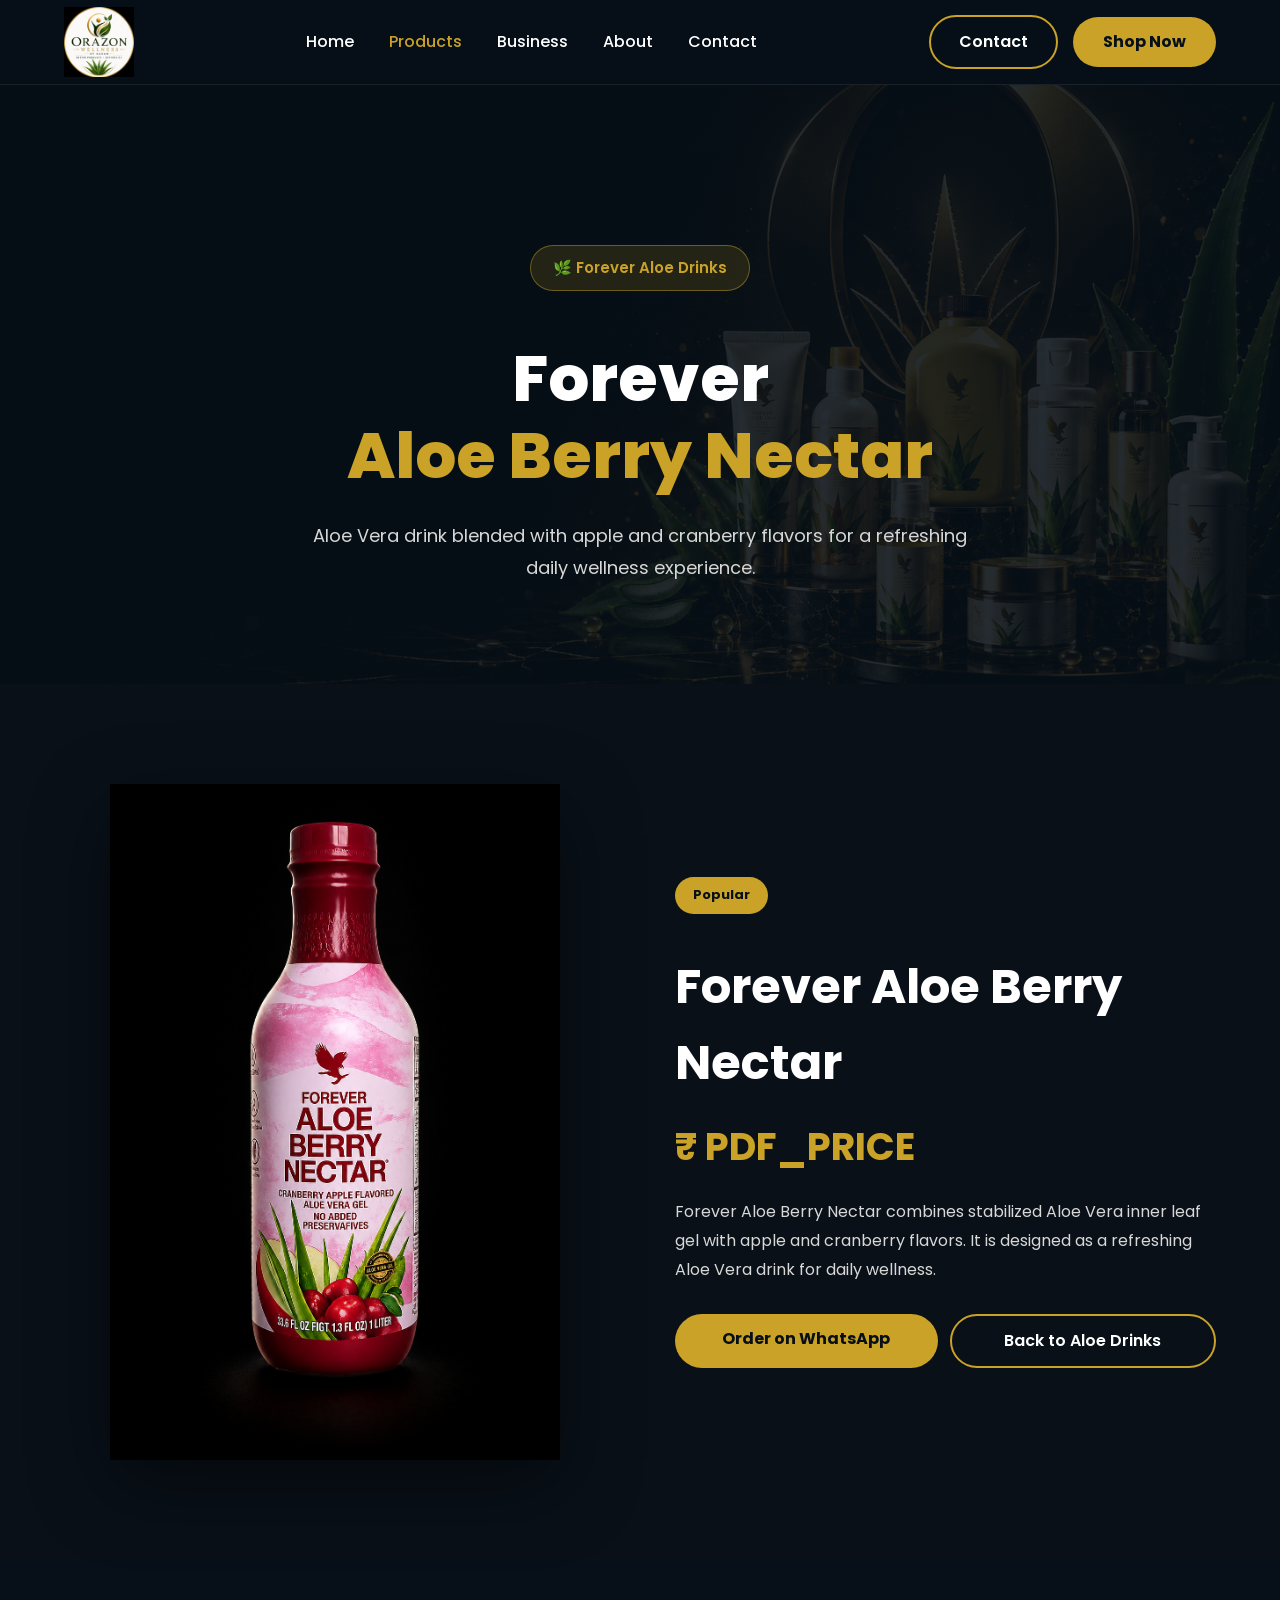
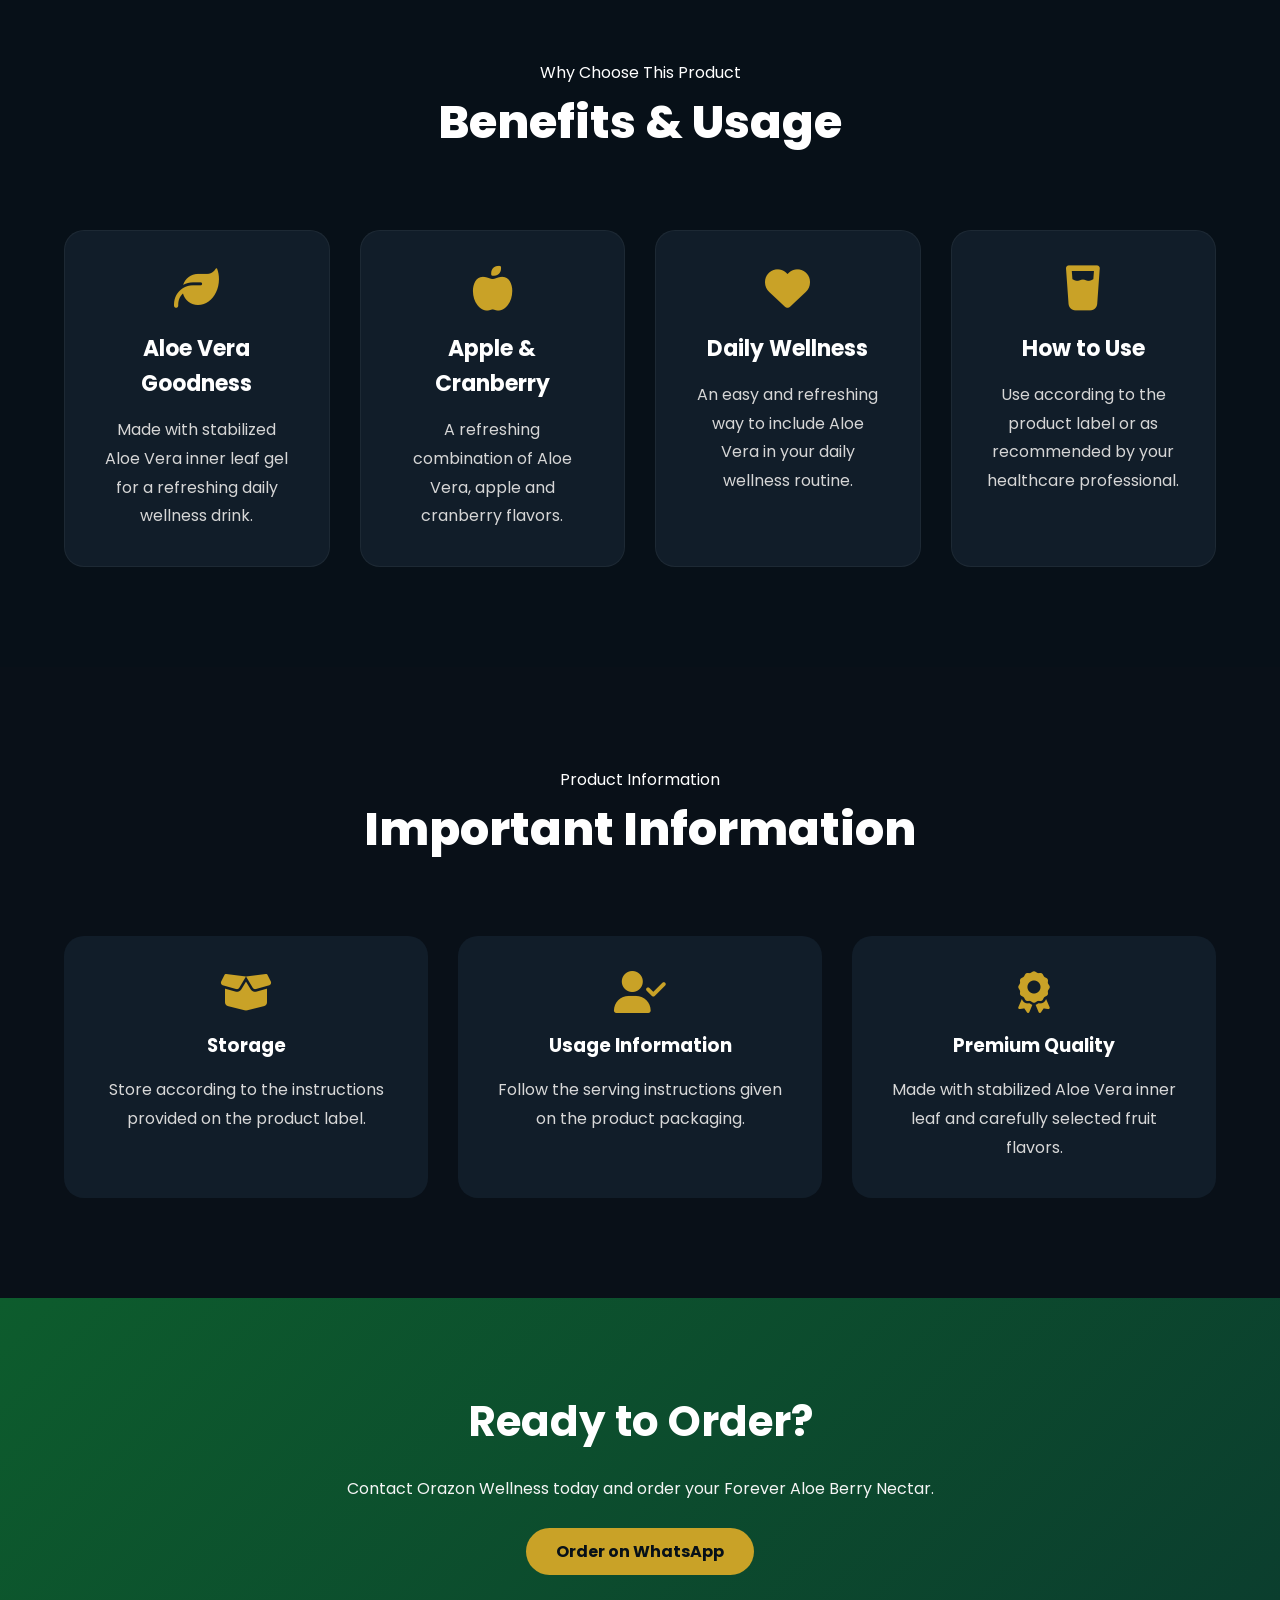
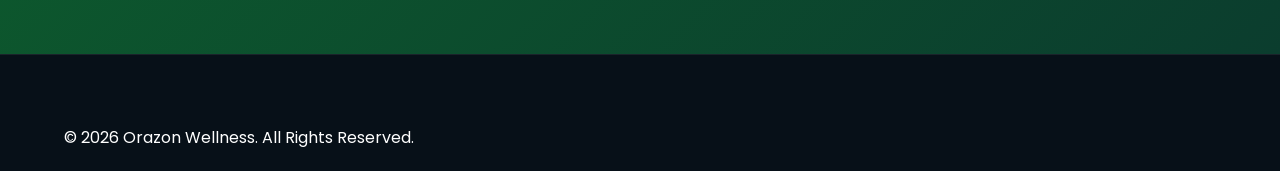
<file: aloe-berry-nectar.html>
<!DOCTYPE html>
<html lang="en">

<head>

<meta charset="UTF-8">
<meta http-equiv="X-UA-Compatible" content="IE=edge">
<meta name="viewport" content="width=device-width, initial-scale=1.0">

<title>Forever Aloe Berry Nectar | Orazon Wellness</title>

<meta name="description"
content="Forever Aloe Berry Nectar - Orazon Wellness">

<link rel="icon"
href="images/logo/favicon.png">

<link rel="stylesheet"
href="style.css">

<link rel="preconnect"
href="https://fonts.googleapis.com">

<link rel="preconnect"
href="https://fonts.gstatic.com"
crossorigin>

<link href="https://fonts.googleapis.com/css2?family=Poppins:wght@300;400;500;600;700;800&display=swap"
rel="stylesheet">

<link rel="stylesheet"
href="https://cdnjs.cloudflare.com/ajax/libs/font-awesome/6.7.2/css/all.min.css">

</head>

<body>


<!-- =========================
        HEADER
========================= -->

<header class="header">

<div class="container">

<a href="index.html" class="logo">

<img src="images/logo/logo.png"
alt="Orazon Wellness Logo">

</a>

<nav class="navbar">

<ul class="nav-links">

<li>
<a href="index.html">
Home
</a>
</li>

<li>
<a href="products.html" class="active">
Products
</a>
</li>

<li>
<a href="business.html">
Business
</a>
</li>

<li>
<a href="about.html">
About
</a>
</li>

<li>
<a href="contact.html">
Contact
</a>
</li>

</ul>

</nav>


<div class="header-buttons">

<a href="contact.html"
class="btn-outline">

Contact

</a>

<a href="products.html"
class="btn-primary">

Shop Now

</a>

</div>


<div class="menu-toggle"
id="menu-toggle">

<i class="fas fa-bars"></i>

</div>

</div>

</header>


<!-- =========================
        HERO
========================= -->

<section class="products-hero">

<div class="container">

<span class="hero-badge">

🌿 Forever Aloe Drinks

</span>

<h1>

Forever

<span>Aloe Berry Nectar</span>

</h1>

<p>

Aloe Vera drink blended with apple and cranberry flavors
for a refreshing daily wellness experience.

</p>

</div>

</section>


<!-- ======================================
        PRODUCT DETAILS
====================================== -->

<section class="product-details">

<div class="container product-details-container">


<!-- PRODUCT IMAGE -->

<div class="product-image">

<img src="images/products/aloe-drinks/aloe-berry-nectar.png"
alt="Forever Aloe Berry Nectar">

</div>


<!-- PRODUCT INFORMATION -->

<div class="product-info">

<span class="product-badge">

Popular

</span>

<h2>

Forever Aloe Berry Nectar

</h2>

<h3 class="product-price">

₹ PDF_PRICE

</h3>

<p class="product-short">

Forever Aloe Berry Nectar combines stabilized Aloe Vera
inner leaf gel with apple and cranberry flavors.
It is designed as a refreshing Aloe Vera drink for daily wellness.

</p>


<div class="product-buttons">

<a href="https://wa.me/918401758698?text=Hi%20I%20want%20to%20order%20Forever%20Aloe%20Berry%20Nectar"
target="_blank"
class="btn-primary">

Order on WhatsApp

</a>


<a href="aloe-drinks.html"
class="btn-outline">

Back to Aloe Drinks

</a>

</div>

</div>

</div>

</section>


<!-- ======================================
        BENEFITS & USAGE
====================================== -->

<section class="product-benefits">

<div class="container">

<div class="section-title">

<span>Why Choose This Product</span>

<h2>

Benefits & Usage

</h2>

</div>


<div class="benefits-grid">


<!-- BENEFIT 1 -->

<div class="benefit-card">

<i class="fas fa-leaf"></i>

<h3>

Aloe Vera Goodness

</h3>

<p>

Made with stabilized Aloe Vera inner leaf gel
for a refreshing daily wellness drink.

</p>

</div>


<!-- BENEFIT 2 -->

<div class="benefit-card">

<i class="fas fa-apple-whole"></i>

<h3>

Apple & Cranberry

</h3>

<p>

A refreshing combination of Aloe Vera,
apple and cranberry flavors.

</p>

</div>


<!-- BENEFIT 3 -->

<div class="benefit-card">

<i class="fas fa-heart"></i>

<h3>

Daily Wellness

</h3>

<p>

An easy and refreshing way to include
Aloe Vera in your daily wellness routine.

</p>

</div>


<!-- BENEFIT 4 -->

<div class="benefit-card">

<i class="fas fa-glass-water"></i>

<h3>

How to Use

</h3>

<p>

Use according to the product label
or as recommended by your healthcare professional.

</p>

</div>


</div>

</div>

</section>


<!-- ======================================
        PRODUCT INFORMATION
====================================== -->

<section class="product-info-section">

<div class="container">

<div class="section-title">

<span>Product Information</span>

<h2>

Important Information

</h2>

</div>


<div class="info-grid">


<!-- STORAGE -->

<div class="info-card">

<i class="fas fa-box-open"></i>

<h3>

Storage

</h3>

<p>

Store according to the instructions
provided on the product label.

</p>

</div>


<!-- SUITABLE FOR -->

<div class="info-card">

<i class="fas fa-user-check"></i>

<h3>

Usage Information

</h3>

<p>

Follow the serving instructions
given on the product packaging.

</p>

</div>


<!-- QUALITY -->

<div class="info-card">

<i class="fas fa-award"></i>

<h3>

Premium Quality

</h3>

<p>

Made with stabilized Aloe Vera inner leaf
and carefully selected fruit flavors.

</p>

</div>


</div>

</div>

</section>


<!-- ======================================
        CTA
====================================== -->

<section class="product-cta">

<div class="container">

<h2>

Ready to Order?

</h2>

<p>

Contact Orazon Wellness today and order
your Forever Aloe Berry Nectar.

</p>

<a href="https://wa.me/918401758698?text=Hi%20I%20want%20to%20order%20Forever%20Aloe%20Berry%20Nectar"
target="_blank"
class="btn-primary">

Order on WhatsApp

</a>

</div>

</section>


<!-- ======================================
        FOOTER
====================================== -->

<footer class="footer">

<div class="container">

<p>

© 2026 Orazon Wellness. All Rights Reserved.

</p>

</div>

</footer>


<script src="script.js"></script>

</body>

</html>
</file>
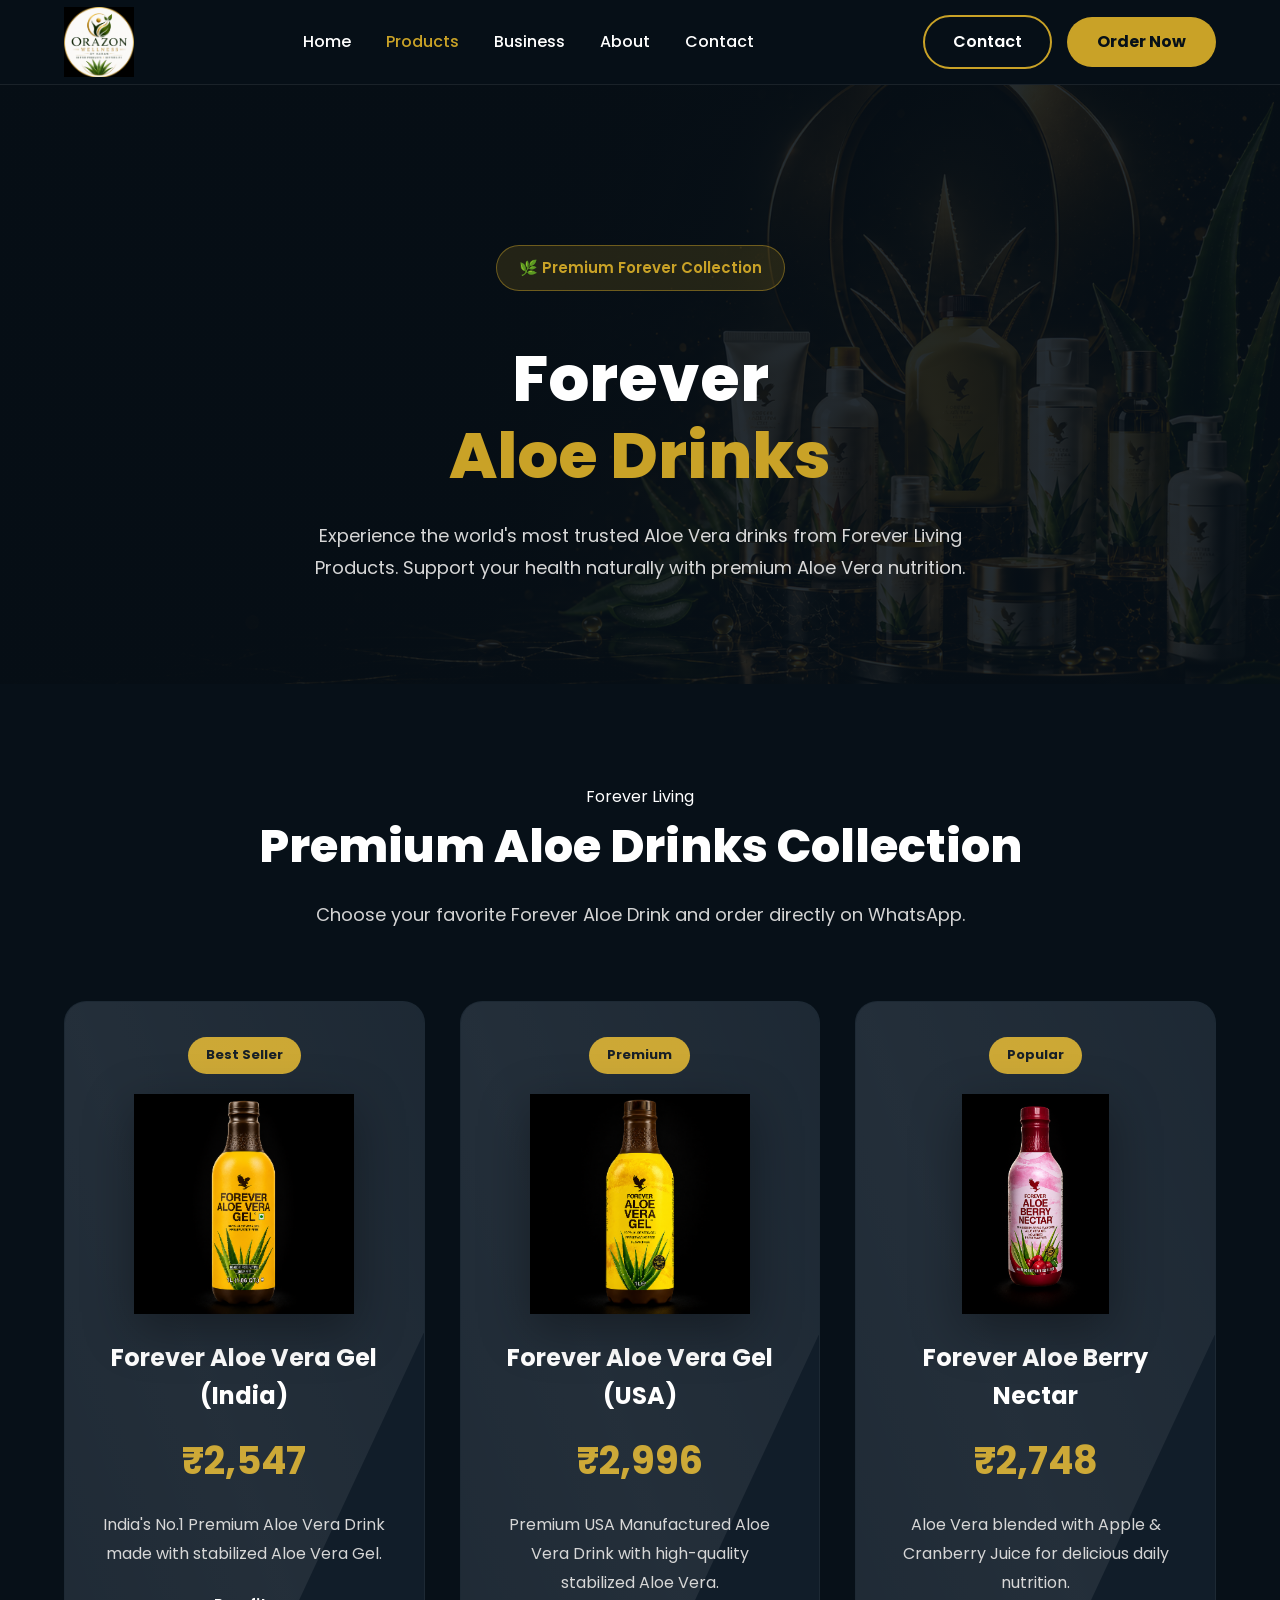
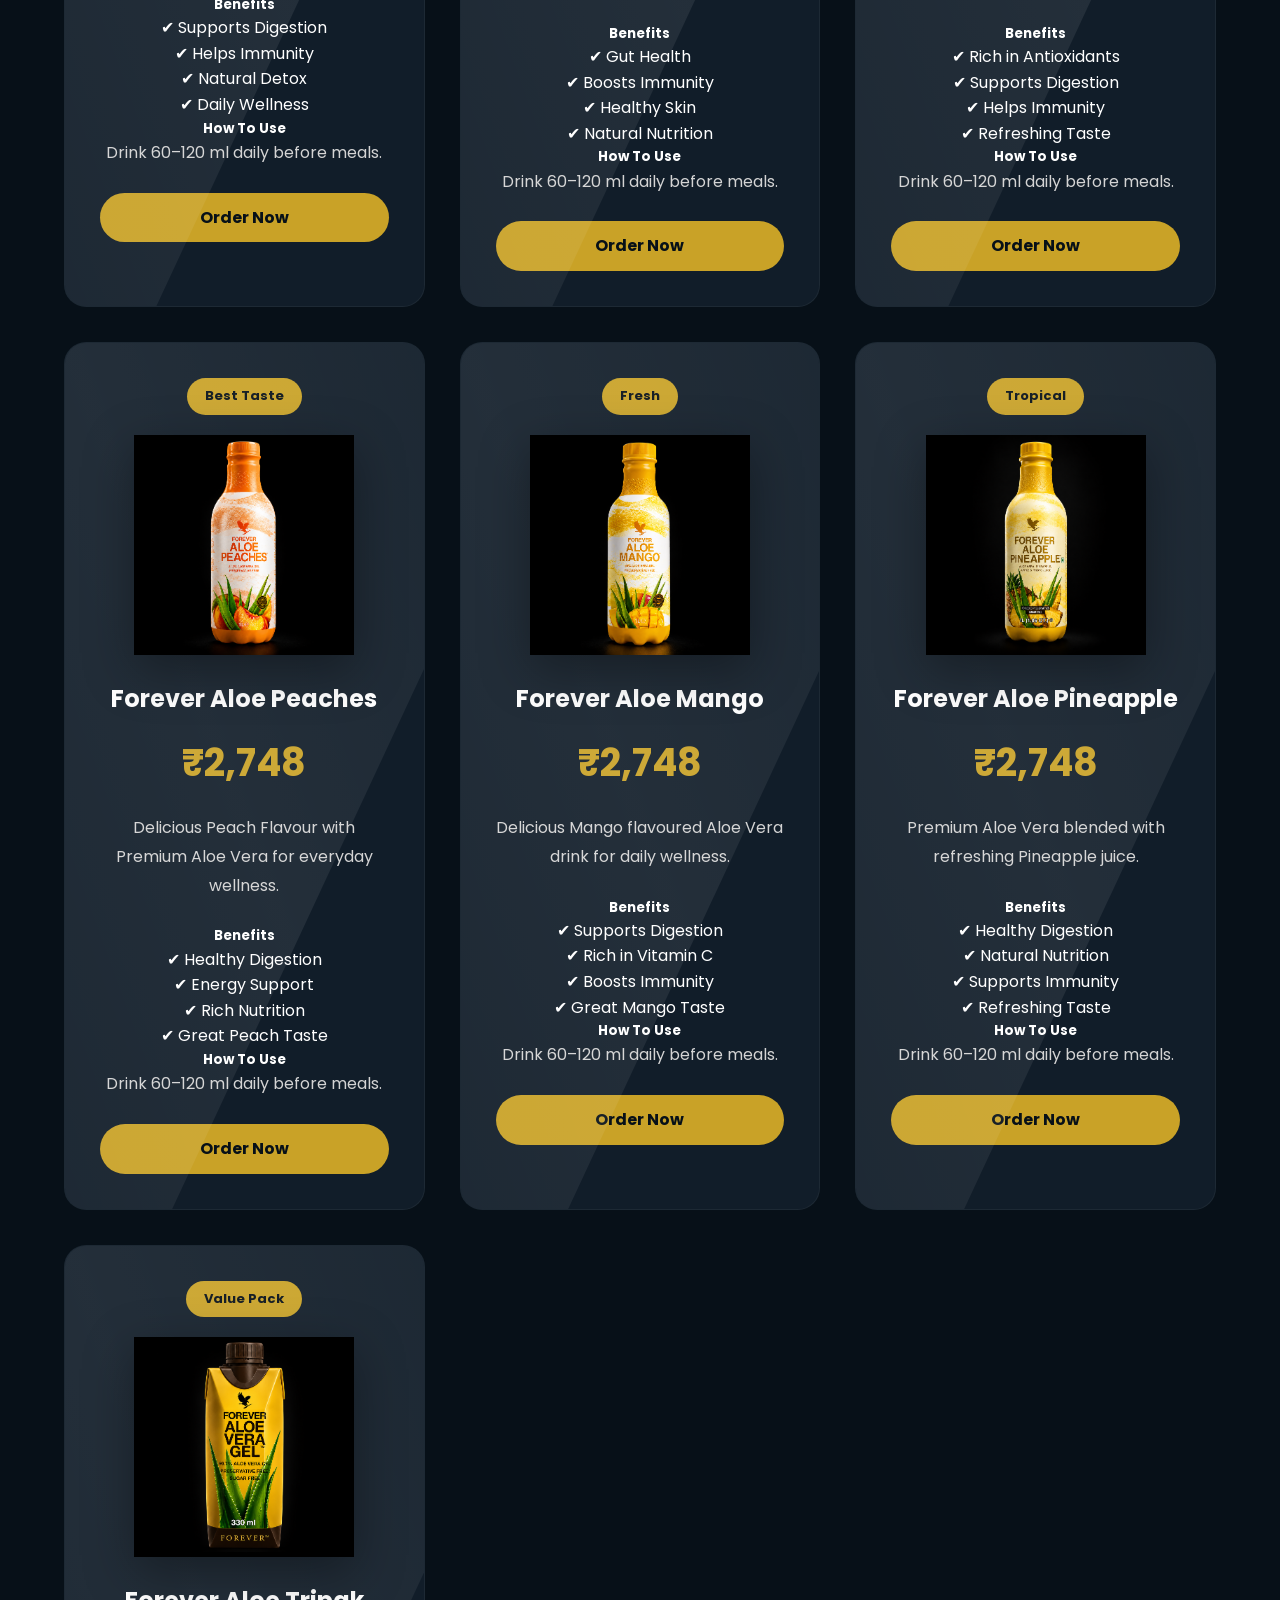
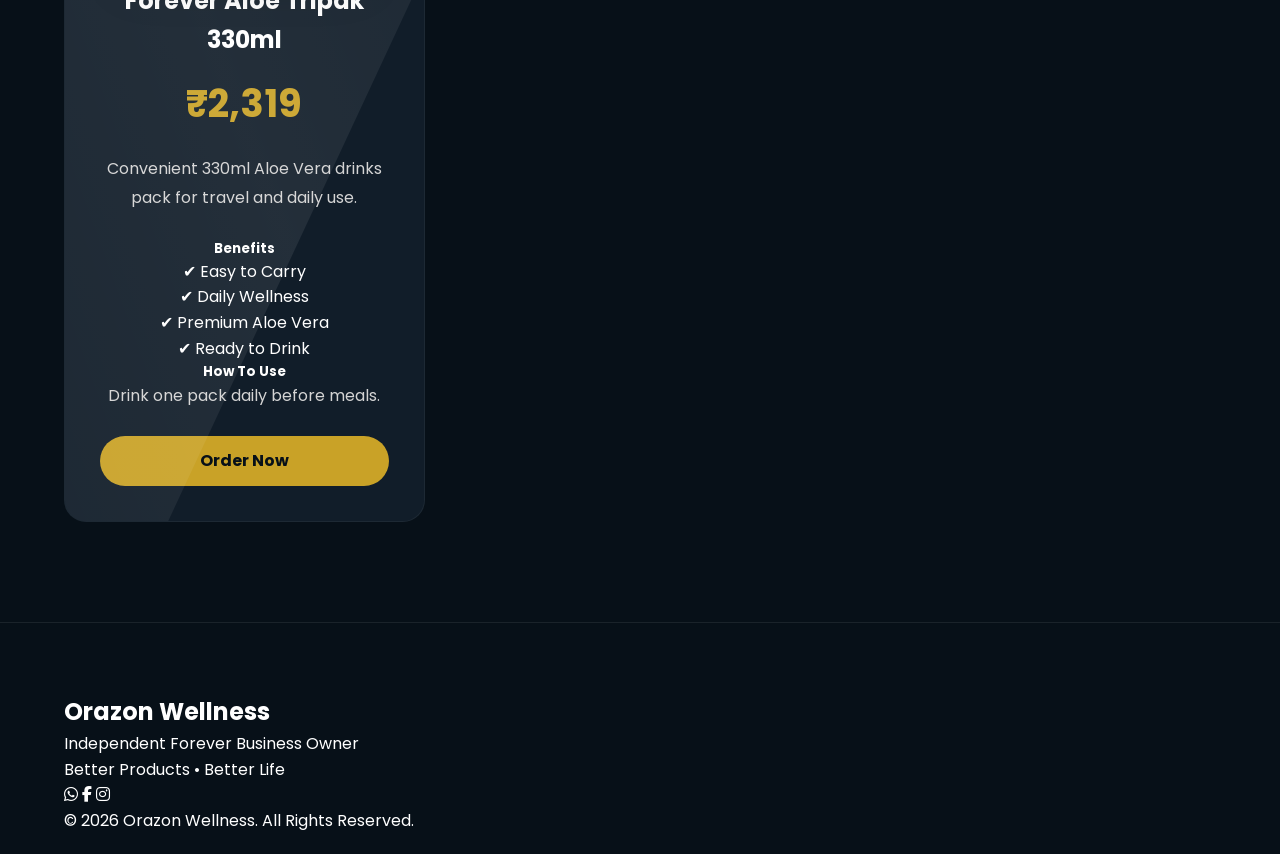
<file: aloe-drinks.html>
<!DOCTYPE html>
<html lang="en">

<head>

<meta charset="UTF-8">
<meta http-equiv="X-UA-Compatible" content="IE=edge">
<meta name="viewport" content="width=device-width, initial-scale=1.0">

<title>Forever Aloe Drinks | Orazon Wellness</title>

<meta name="description"
content="Premium Forever Aloe Drinks Collection">

<link rel="icon"
type="image/png"
href="images/logo/favicon.png">

<link rel="stylesheet"
href="style.css">

<link rel="preconnect"
href="https://fonts.googleapis.com">

<link rel="preconnect"
href="https://fonts.gstatic.com"
crossorigin>

<link href="https://fonts.googleapis.com/css2?family=Poppins:wght@300;400;500;600;700;800&display=swap"
rel="stylesheet">

<link rel="stylesheet"
href="https://cdnjs.cloudflare.com/ajax/libs/font-awesome/6.7.2/css/all.min.css">

</head>

<body>

<!-- =========================
HEADER
========================= -->

<header class="header">

<div class="container">

<a href="index.html" class="logo">

<img src="images/logo/logo.png"
alt="Orazon Wellness">

</a>

<nav class="navbar">

<ul class="nav-links">

<li><a href="index.html">Home</a></li>

<li><a href="products.html" class="active">Products</a></li>

<li><a href="business.html">Business</a></li>

<li><a href="about.html">About</a></li>

<li><a href="contact.html">Contact</a></li>

</ul>

</nav>

<div class="header-buttons">

<a href="contact.html"
class="btn-outline">

Contact

</a>

<a href="https://wa.me/918401758698?text=Hi%20I%20want%20information%20about%20Forever%20Aloe%20Drinks"
target="_blank"
class="btn-primary">

Order Now

</a>

</div>

<div class="menu-toggle"
id="menu-toggle">

<i class="fas fa-bars"></i>

</div>

</div>

</header>

<!-- =========================
PAGE HERO
========================= -->

<section class="products-hero">

<div class="container">

<span class="hero-badge">

🌿 Premium Forever Collection

</span>

<h1>

Forever

<span>Aloe Drinks</span>

</h1>

<p>

Experience the world's most trusted Aloe Vera drinks from Forever Living Products.

Support your health naturally with premium Aloe Vera nutrition.

</p>

</div>

</section>

<!-- =========================
PRODUCTS START
========================= -->

<section class="aloe-products">

<div class="container">

<div class="section-title">

<span>Forever Living</span>

<h2>Premium Aloe Drinks Collection</h2>

<p>

Choose your favorite Forever Aloe Drink and order directly on WhatsApp.

</p>

</div>

<div class="products-grid">

<!-- ======================================
PRODUCT 1
====================================== -->

<div class="product-card">

    <span class="product-badge">
        Best Seller
    </span>

    <img src="images/products/aloe-drinks/aloe-vera-gel-ind.png"
         alt="Forever Aloe Vera Gel India">

    <h3>Forever Aloe Vera Gel (India)</h3>

    <h4 class="product-price">
        ₹2,547
    </h4>

    <p>

        India's No.1 Premium Aloe Vera Drink made with stabilized Aloe Vera Gel.

    </p>

    <div class="product-info">

        <h5>Benefits</h5>

        <ul>

            <li>✔ Supports Digestion</li>

            <li>✔ Helps Immunity</li>

            <li>✔ Natural Detox</li>

            <li>✔ Daily Wellness</li>

        </ul>

    </div>

    <div class="product-info">

        <h5>How To Use</h5>

        <p>

            Drink 60–120 ml daily before meals.

        </p>

    </div>

    <div class="product-buttons">

        <a href="https://wa.me/918401758698?text=Hi%20I%20want%20to%20order%20Forever%20Aloe%20Vera%20Gel%20India"

           target="_blank"

           class="btn-primary">

           Order Now

        </a>

    </div>

</div>

<!-- ======================================
PRODUCT 2
====================================== -->

<div class="product-card">

    <span class="product-badge">

        Premium

    </span>

    <img src="images/products/aloe-drinks/aloe-vera-gel-us.png"

         alt="Forever Aloe Vera Gel USA">

    <h3>Forever Aloe Vera Gel (USA)</h3>

    <h4 class="product-price">

        ₹2,996

    </h4>

    <p>

        Premium USA Manufactured Aloe Vera Drink with high-quality stabilized Aloe Vera.

    </p>

    <div class="product-info">

        <h5>Benefits</h5>

        <ul>

            <li>✔ Gut Health</li>

            <li>✔ Boosts Immunity</li>

            <li>✔ Healthy Skin</li>

            <li>✔ Natural Nutrition</li>

        </ul>

    </div>

    <div class="product-info">

        <h5>How To Use</h5>

        <p>

            Drink 60–120 ml daily before meals.

        </p>

    </div>

    <div class="product-buttons">

        <a href="https://wa.me/918401758698?text=Hi%20I%20want%20to%20order%20Forever%20Aloe%20Vera%20Gel%20USA"

           target="_blank"

           class="btn-primary">

           Order Now

        </a>

    </div>

</div>

<!-- ======================================
PRODUCT 3
====================================== -->

<div class="product-card">

    <span class="product-badge">
        Popular
    </span>

    <img src="images/products/aloe-drinks/aloe-berry-nectar.png"
         alt="Forever Aloe Berry Nectar">

    <h3>Forever Aloe Berry Nectar</h3>

    <h4 class="product-price">
        ₹2,748
    </h4>

    <p>

        Aloe Vera blended with Apple & Cranberry Juice for delicious daily nutrition.

    </p>

    <div class="product-info">

        <h5>Benefits</h5>

        <ul>

            <li>✔ Rich in Antioxidants</li>

            <li>✔ Supports Digestion</li>

            <li>✔ Helps Immunity</li>

            <li>✔ Refreshing Taste</li>

        </ul>

    </div>

    <div class="product-info">

        <h5>How To Use</h5>

        <p>

            Drink 60–120 ml daily before meals.

        </p>

    </div>

    <div class="product-buttons">

        <a href="https://wa.me/918401758698?text=Hi%20I%20want%20to%20order%20Forever%20Aloe%20Berry%20Nectar"
           target="_blank"
           class="btn-primary">

           Order Now

        </a>

    </div>

</div>

<!-- ======================================
PRODUCT 4
====================================== -->

<div class="product-card">

    <span class="product-badge">
        Best Taste
    </span>

    <img src="images/products/aloe-drinks/aloe-peaches.png"
         alt="Forever Aloe Peaches">

    <h3>Forever Aloe Peaches</h3>

    <h4 class="product-price">
        ₹2,748
    </h4>

    <p>

        Delicious Peach Flavour with Premium Aloe Vera for everyday wellness.

    </p>

    <div class="product-info">

        <h5>Benefits</h5>

        <ul>

            <li>✔ Healthy Digestion</li>

            <li>✔ Energy Support</li>

            <li>✔ Rich Nutrition</li>

            <li>✔ Great Peach Taste</li>

        </ul>

    </div>

    <div class="product-info">

        <h5>How To Use</h5>

        <p>

            Drink 60–120 ml daily before meals.

        </p>

    </div>

    <div class="product-buttons">

        <a href="https://wa.me/918401758698?text=Hi%20I%20want%20to%20order%20Forever%20Aloe%20Peaches"
           target="_blank"
           class="btn-primary">

           Order Now

        </a>

    </div>

</div>

<!-- ======================================
PRODUCT 5
====================================== -->

<div class="product-card">

    <span class="product-badge">Fresh</span>

    <img src="images/products/aloe-drinks/aloe-mango.png"
         alt="Forever Aloe Mango">

    <h3>Forever Aloe Mango</h3>

    <h4 class="product-price">₹2,748</h4>

    <p>
        Delicious Mango flavoured Aloe Vera drink for daily wellness.
    </p>

    <div class="product-info">
        <h5>Benefits</h5>
        <ul>
            <li>✔ Supports Digestion</li>
            <li>✔ Rich in Vitamin C</li>
            <li>✔ Boosts Immunity</li>
            <li>✔ Great Mango Taste</li>
        </ul>
    </div>

    <div class="product-info">
        <h5>How To Use</h5>
        <p>Drink 60–120 ml daily before meals.</p>
    </div>

    <div class="product-buttons">
        <a href="https://wa.me/918401758698?text=Hi%20I%20want%20to%20order%20Forever%20Aloe%20Mango"
           target="_blank"
           class="btn-primary">
           Order Now
        </a>
    </div>

</div>

<!-- ======================================
PRODUCT 6
====================================== -->

<div class="product-card">

    <span class="product-badge">Tropical</span>

    <img src="images/products/aloe-drinks/aloe-pineapple.png"
         alt="Forever Aloe Pineapple">

    <h3>Forever Aloe Pineapple</h3>

    <h4 class="product-price">₹2,748</h4>

    <p>
        Premium Aloe Vera blended with refreshing Pineapple juice.
    </p>

    <div class="product-info">
        <h5>Benefits</h5>
        <ul>
            <li>✔ Healthy Digestion</li>
            <li>✔ Natural Nutrition</li>
            <li>✔ Supports Immunity</li>
            <li>✔ Refreshing Taste</li>
        </ul>
    </div>

    <div class="product-info">
        <h5>How To Use</h5>
        <p>Drink 60–120 ml daily before meals.</p>
    </div>

    <div class="product-buttons">
        <a href="https://wa.me/918401758698?text=Hi%20I%20want%20to%20order%20Forever%20Aloe%20Pineapple"
           target="_blank"
           class="btn-primary">
           Order Now
        </a>
    </div>

</div>

<!-- ======================================
PRODUCT 7
====================================== -->

<div class="product-card">

    <span class="product-badge">Value Pack</span>

    <img src="images/products/aloe-drinks/aloe-tripak-330ml.png"
         alt="Forever Aloe Tripak 330ml">

    <h3>Forever Aloe Tripak 330ml</h3>

    <h4 class="product-price">₹2,319</h4>

    <p>
        Convenient 330ml Aloe Vera drinks pack for travel and daily use.
    </p>

    <div class="product-info">
        <h5>Benefits</h5>
        <ul>
            <li>✔ Easy to Carry</li>
            <li>✔ Daily Wellness</li>
            <li>✔ Premium Aloe Vera</li>
            <li>✔ Ready to Drink</li>
        </ul>
    </div>

    <div class="product-info">
        <h5>How To Use</h5>
        <p>Drink one pack daily before meals.</p>
    </div>

    <div class="product-buttons">
        <a href="https://wa.me/918401758698?text=Hi%20I%20want%20to%20order%20Forever%20Aloe%20Tripak%20330ml"
           target="_blank"
           class="btn-primary">
           Order Now
        </a>
    </div>

</div>

</section>

<!-- ======================================
FOOTER
====================================== -->

<footer class="footer">

    <div class="container">

        <div class="footer-content">

            <h2>Orazon Wellness</h2>

            <p>

                Independent Forever Business Owner

            </p>

            <p>

                Better Products • Better Life

            </p>

            <div class="footer-social">

                <a href="https://wa.me/918401758698" target="_blank">
                    <i class="fab fa-whatsapp"></i>
                </a>

                <a href="#">
                    <i class="fab fa-facebook-f"></i>
                </a>

                <a href="#">
                    <i class="fab fa-instagram"></i>
                </a>

            </div>

            <p class="copyright">

                © 2026 Orazon Wellness. All Rights Reserved.

            </p>

        </div>

    </div>

</footer>

<script src="script.js"></script>

</body>

</html>
</file>
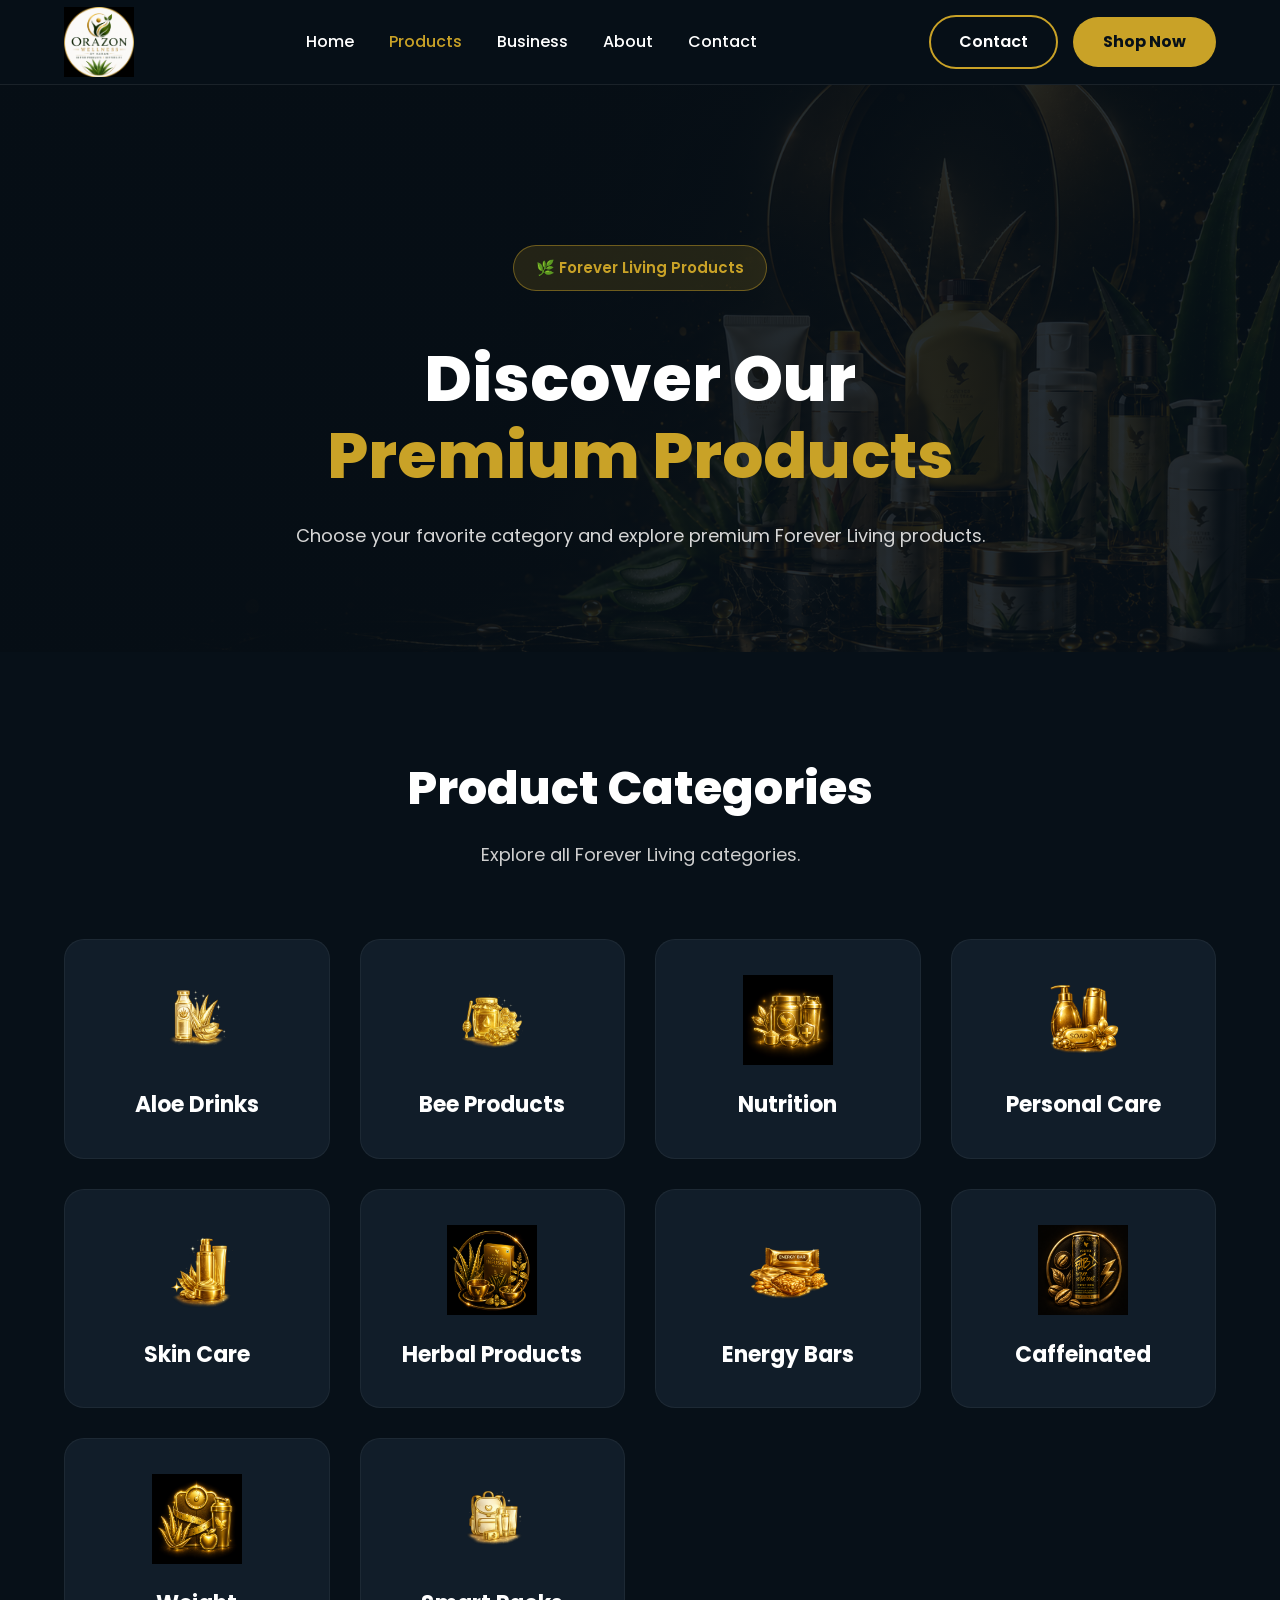
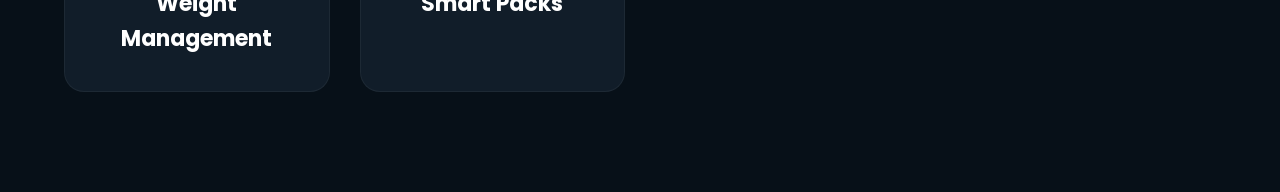
<file: products.html>
<!DOCTYPE html>
<html lang="en">

<head>

<meta charset="UTF-8">
<meta http-equiv="X-UA-Compatible" content="IE=edge">
<meta name="viewport" content="width=device-width, initial-scale=1.0">

<title>Products | Orazon Wellness</title>

<meta name="description"
content="Forever Living Products">

<link rel="icon"
type="image/png"
href="images/logo/favicon.png">

<link rel="stylesheet"
href="style.css">

<link rel="preconnect"
href="https://fonts.googleapis.com">

<link rel="preconnect"
href="https://fonts.gstatic.com"
crossorigin>

<link href="https://fonts.googleapis.com/css2?family=Poppins:wght@300;400;500;600;700;800&display=swap"
rel="stylesheet">

<link rel="stylesheet"
href="https://cdnjs.cloudflare.com/ajax/libs/font-awesome/6.7.2/css/all.min.css">

</head>

<body>

<!-- HEADER -->

<header class="header">

<div class="container">

<a href="index.html" class="logo">

<img src="images/logo/logo.png"
alt="Orazon Wellness">

</a>

<nav class="navbar">

<ul class="nav-links">

<li><a href="index.html">Home</a></li>

<li><a href="products.html" class="active">Products</a></li>

<li><a href="business.html">Business</a></li>

<li><a href="about.html">About</a></li>

<li><a href="contact.html">Contact</a></li>

</ul>

</nav>

<div class="header-buttons">

<a href="contact.html" class="btn-outline">

Contact

</a>

<a href="products.html" class="btn-primary">

Shop Now

</a>

</div>

<div class="menu-toggle" id="menu-toggle">

<i class="fas fa-bars"></i>

</div>

</div>

</header>

<!-- HERO -->

<section class="products-hero">

<div class="container">

<span class="hero-badge">

🌿 Forever Living Products

</span>

<h1>

Discover Our

<span>Premium Products</span>

</h1>

<p>

Choose your favorite category and explore premium
Forever Living products.

</p>

</div>

</section>

<!-- CATEGORIES -->

<section class="categories">

<div class="container">

<div class="section-title">

<h2>

Product Categories

</h2>

<p>

Explore all Forever Living categories.

</p>

</div>

<div class="categories-grid">

<a href="aloe-drinks.html" class="category-card">

<img src="images/categories/aloe-drinks.png" alt="Aloe Drinks">

<h3>Aloe Drinks</h3>

</a>

<a href="bee-products.html" class="category-card">

<img src="images/categories/bee-products.png" alt="Bee Products">

<h3>Bee Products</h3>

</a>

<a href="nutrition.html" class="category-card">

<img src="images/categories/nutrition.png" alt="Nutrition">

<h3>Nutrition</h3>

</a>

<a href="personal-care.html" class="category-card">

<img src="images/categories/personal-care.png" alt="Personal Care">

<h3>Personal Care</h3>

</a>

<a href="skin-care.html" class="category-card">

<img src="images/categories/skin-care.png" alt="Skin Care">

<h3>Skin Care</h3>

</a>

<a href="herbal-products.html" class="category-card">

<img src="images/categories/herbal-product.png" alt="Herbal Products">

<h3>Herbal Products</h3>

</a>

<a href="energy-bars.html" class="category-card">

<img src="images/categories/energy-bars.png" alt="Energy Bars">

<h3>Energy Bars</h3>

</a>

<a href="caffeinated.html" class="category-card">

<img src="images/categories/caffeinated.png" alt="Caffeinated">

<h3>Caffeinated</h3>

</a>

<a href="weight-management.html" class="category-card">

<img src="images/categories/weight-management.png" alt="Weight Management">

<h3>Weight Management</h3>

</a>

<a href="smart-packs.html" class="category-card">

<img src="images/categories/smart-packs.png" alt="Smart Packs">

<h3>Smart Packs</h3>

</a>

</div>

</div>

</section>

<script src="script.js"></script>

</body>
</html>
</file>
<file: style.css>
/*=========================================
        ORAZON WELLNESS V2
=========================================*/

:root{

--primary:#0d5c2d;
--secondary:#c9a227;
--dark:#071018;
--white:#ffffff;
--gray:#b8b8b8;
--bg:#091018;

--radius:18px;

--transition:.35s;

--shadow:0 15px 35px rgba(0,0,0,.35);

}

/*=========================================
            RESET
=========================================*/

*{
margin:0;
padding:0;
box-sizing:border-box;
}

html{
scroll-behavior:smooth;
}

body{

font-family:'Poppins',sans-serif;

background:var(--bg);

color:var(--white);

overflow-x:hidden;

line-height:1.6;

padding-top:85px;

}

img{

max-width:100%;

display:block;

}

a{

text-decoration:none;

color:inherit;

}

ul{

list-style:none;

}

.container{

width:90%;

max-width:1300px;

margin:auto;

}

section{

padding:100px 0;

}

/*=========================================
            HEADER
=========================================*/

.header{

position:fixed;

top:0;
left:0;

width:100%;

height:85px;

background:rgba(7,16,24,.95);

backdrop-filter:blur(15px);

border-bottom:1px solid rgba(255,255,255,.08);

z-index:1000;

}

.header .container{

height:100%;

display:flex;

justify-content:space-between;

align-items:center;

}

/*=========================================
            LOGO
=========================================*/

.logo{

display:flex;

align-items:center;

}

.logo img{

width:70px;

height:70px;

object-fit:contain;

}

/*=========================================
            NAVBAR
=========================================*/

.navbar{

display:flex;

align-items:center;

}

.nav-links{

display:flex;

gap:35px;

align-items:center;

}

.nav-links a{

font-size:16px;

font-weight:500;

transition:.3s;

color:#fff;

}

.nav-links a:hover{

color:var(--secondary);

}

.nav-links .active{

color:var(--secondary);

}

/*=========================================
        HEADER BUTTONS
=========================================*/

.header-buttons{

display:flex;

gap:15px;

align-items:center;

}

.btn-outline{

padding:12px 28px;

border:2px solid var(--secondary);

border-radius:50px;

font-weight:600;

transition:var(--transition);

}

.btn-outline:hover{

background:var(--secondary);

color:var(--dark);

}

.btn-primary{

padding:12px 30px;

border-radius:50px;

background:var(--secondary);

color:var(--dark);

font-weight:700;

transition:var(--transition);

}

.btn-primary:hover{

transform:translateY(-3px);

box-shadow:0 12px 30px rgba(201,162,39,.35);

}

/*=========================================
            MOBILE MENU
=========================================*/

.menu-toggle{

display:none;

font-size:30px;

cursor:pointer;

color:#fff;

}

@media(max-width:992px){

.menu-toggle{

display:block;

}

.header-buttons{

display:none;

}

.navbar{

position:absolute;

top:85px;

left:0;

width:100%;

background:#071018;

display:none;

padding:25px 0;

border-top:1px solid rgba(255,255,255,.08);

}

.navbar.active{

display:block;

}

.nav-links{

flex-direction:column;

gap:22px;

text-align:center;

}

}
/*=========================================
            HERO SECTION
=========================================*/

.hero{

min-height:calc(100vh - 85px);

display:flex;

align-items:center;

background:
linear-gradient(rgba(7,16,24,.70),rgba(7,16,24,.85)),
url("images/hero/hero-banner.png");

background-size:cover;

background-position:center;

background-repeat:no-repeat;

overflow:hidden;

}

.hero-container{

display:flex;

align-items:center;

justify-content:space-between;

gap:70px;

}

.hero-content{

flex:1;

max-width:600px;

}

.hero-badge{

display:inline-block;

padding:10px 22px;

background:rgba(201,162,39,.15);

border:1px solid rgba(201,162,39,.45);

border-radius:50px;

color:var(--secondary);

font-size:15px;

font-weight:600;

margin-bottom:25px;

}

.hero-content h1{

font-size:72px;

font-weight:800;

line-height:1.1;

margin-bottom:25px;

}

.hero-content h1 span{

display:block;

color:var(--secondary);

}

.hero-content p{

font-size:18px;

color:#d6d6d6;

line-height:1.8;

margin-bottom:40px;

max-width:550px;

}

.hero-buttons{

display:flex;

gap:20px;

flex-wrap:wrap;

}

.hero-image{

flex:1;

display:flex;

justify-content:center;

align-items:center;

}

.hero-image img{

width:100%;

max-width:650px;

filter:drop-shadow(0 30px 60px rgba(0,0,0,.45));

animation:float 5s ease-in-out infinite;

}

@keyframes float{

0%{
transform:translateY(0px);
}

50%{
transform:translateY(-15px);
}

100%{
transform:translateY(0px);
}

}

/*=========================================
        HERO RESPONSIVE
=========================================*/

@media(max-width:992px){

.hero{

padding:120px 0 80px;

min-height:auto;

}

.hero-container{

flex-direction:column;

text-align:center;

}

.hero-content{

max-width:100%;

}

.hero-content h1{

font-size:48px;

}

.hero-content p{

margin:0 auto 35px;

}

.hero-buttons{

justify-content:center;

}

.hero-image img{

max-width:420px;

}

}

@media(max-width:576px){

.hero-content h1{

font-size:38px;

}

.hero-content p{

font-size:16px;

}

.hero-image img{

max-width:320px;

}

}
/*=========================================
        PRODUCTS PAGE
=========================================*/

.products-hero{

padding:160px 0 100px;

text-align:center;

background:
linear-gradient(rgba(7,16,24,.88),rgba(7,16,24,.88)),
url("images/hero/hero-banner.png");

background-size:cover;

background-position:center;

background-repeat:no-repeat;

}

.products-hero h1{

font-size:64px;

font-weight:800;

margin:25px 0;

line-height:1.2;

}

.products-hero h1 span{

display:block;

color:var(--secondary);

}

.products-hero p{

max-width:700px;

margin:auto;

font-size:18px;

color:#d7d7d7;

line-height:1.8;

}

/*=========================================
        SECTION TITLE
=========================================*/

.section-title{

text-align:center;

margin-bottom:70px;

}

.section-title h2{

font-size:46px;

font-weight:800;

margin-bottom:15px;

}

.section-title p{

font-size:18px;

color:#cfcfcf;

max-width:700px;

margin:auto;

}

/*=========================================
        CATEGORIES
=========================================*/

.categories{

background:#071018;

}

.categories-grid{

display:grid;

grid-template-columns:repeat(auto-fit,minmax(220px,1fr));

gap:30px;

}

.category-card{

background:#111d29;

padding:35px 25px;

border-radius:20px;

text-align:center;

border:1px solid rgba(255,255,255,.05);

transition:.35s;

cursor:pointer;

}

.category-card:hover{

transform:translateY(-10px);

border-color:var(--secondary);

box-shadow:0 20px 40px rgba(0,0,0,.45);

}

.category-card img{

width:90px;

height:90px;

margin:auto;

object-fit:contain;

margin-bottom:22px;

}

.category-card h3{

font-size:22px;

font-weight:700;

}

/*=========================================
        PRODUCTS RESPONSIVE
=========================================*/

@media(max-width:992px){

.products-hero{

padding:140px 0 80px;

}

.products-hero h1{

font-size:46px;

}

}

@media(max-width:768px){

.products-hero h1{

font-size:36px;

}

.section-title h2{

font-size:34px;

}

.categories-grid{

grid-template-columns:repeat(2,1fr);

gap:20px;

}

.category-card{

padding:25px 15px;

}

.category-card img{

width:70px;

height:70px;

}

.category-card h3{

font-size:18px;

}

}

@media(max-width:480px){

.categories-grid{

grid-template-columns:1fr;

}

}
/*=========================================
        ALOE DRINKS PAGE
=========================================*/

.aloe-products{

background:#071018;

}

.aloe-products .products-grid{

display:grid;

grid-template-columns:repeat(auto-fit,minmax(280px,1fr));

gap:35px;

}

.aloe-products .product-card{

background:#111d29;

border-radius:22px;

padding:35px;

text-align:center;

border:1px solid rgba(255,255,255,.05);

transition:.35s;

overflow:hidden;

}

.aloe-products .product-card:hover{

transform:translateY(-12px);

border-color:var(--secondary);

box-shadow:0 25px 50px rgba(0,0,0,.45);

}

.aloe-products .product-card img{

width:220px;

height:220px;

margin:auto;

object-fit:contain;

transition:.35s;

margin-bottom:25px;

}

.aloe-products .product-card:hover img{

transform:scale(1.08);

}

.aloe-products h3{

font-size:24px;

font-weight:700;

margin-bottom:15px;

}

.aloe-products p{

color:#d4d4d4;

margin-bottom:25px;

line-height:1.8;

}

.aloe-products .btn-primary{

display:inline-block;

width:100%;

text-align:center;

}

@media(max-width:768px){

.aloe-products .products-grid{

grid-template-columns:1fr;

}

}
.category-card{
text-decoration:none;
color:#fff;
display:block;
}

/*=========================================
        PRODUCT BADGE
=========================================*/

.product-badge{

display:inline-block;

background:#c9a227;

color:#071018;

padding:8px 18px;

border-radius:50px;

font-size:13px;

font-weight:700;

margin-bottom:20px;

}

/*=========================================
        PRODUCT BUTTONS
=========================================*/

.product-buttons{

display:flex;

gap:12px;

margin-top:25px;

}

.product-buttons .btn-outline{

flex:1;

text-align:center;

padding:12px 18px;

}

.product-buttons .btn-primary{

flex:1;

text-align:center;

padding:12px 18px;

}

/*=========================================
        PRODUCT CARD
=========================================*/

.product-card{

position:relative;

}

.product-card img{

transition:.4s;

}

.product-card:hover img{

transform:scale(1.08);

}

/*=========================================
        MOBILE
=========================================*/

@media(max-width:768px){

.product-buttons{

flex-direction:column;

}

}

<a href="https://wa.me/918401758698?text=Hi%20I%20want%20to%20order%20Forever%20Aloe%20Vera%20Gel"
class="btn-primary"
target="_blank">

Order Now

</a>

/* WhatsApp Button Animation */

.btn-primary{
transition:.35s;
}

.btn-primary:hover{
transform:translateY(-4px);
box-shadow:0 15px 35px rgba(201,162,39,.35);
}

/* Product Image */

.product-card img{
transition:.4s;
}

.product-card:hover img{
transform:scale(1.08);
}

/*=========================================
        FEATURED PRODUCTS
=========================================*/

.featured-products{

    background:#091018;

}

.featured-products .products-grid{

    display:grid;

    grid-template-columns:repeat(auto-fit,minmax(320px,1fr));

    gap:35px;

    margin-top:60px;

}

.featured-products .product-card{

    background:#111d29;

    border:1px solid rgba(255,255,255,.08);

    border-radius:22px;

    padding:35px;

    text-align:center;

    transition:.35s;

    overflow:hidden;

    position:relative;

}

.featured-products .product-card:hover{

    transform:translateY(-12px);

    border-color:#c9a227;

    box-shadow:0 25px 50px rgba(0,0,0,.45);

}

.featured-products .product-card img{

    width:220px;

    height:220px;

    object-fit:contain;

    margin:auto;

    transition:.35s;

    margin-bottom:25px;

}

.featured-products .product-card:hover img{

    transform:scale(1.08);

}

.featured-products h3{

    font-size:26px;

    margin:18px 0 12px;

}

.featured-products p{

    color:#d4d4d4;

    line-height:1.8;

    margin-bottom:25px;

}

.featured-products .product-buttons{

    display:flex;

    gap:12px;

}

.featured-products .btn-outline{

    flex:1;

    text-align:center;

}

.featured-products .btn-primary{

    flex:1;

    text-align:center;

}

.featured-products .product-badge{

    position:absolute;

    top:20px;

    right:20px;

    background:#c9a227;

    color:#071018;

    padding:8px 16px;

    border-radius:50px;

    font-size:12px;

    font-weight:700;

}

@media(max-width:768px){

.featured-products .products-grid{

grid-template-columns:1fr;

}

.featured-products .product-buttons{

flex-direction:column;

}

}

/*=========================================
        WHY CHOOSE
=========================================*/

.why-choose{

background:#071018;

}

.why-grid{

display:grid;

grid-template-columns:repeat(auto-fit,minmax(260px,1fr));

gap:30px;

margin-top:60px;

}

.why-card{

background:#111d29;

padding:40px 30px;

border-radius:22px;

text-align:center;

transition:.35s;

border:1px solid rgba(255,255,255,.06);

}

.why-card:hover{

transform:translateY(-10px);

border-color:#c9a227;

box-shadow:0 20px 40px rgba(0,0,0,.4);

}

.why-card i{

font-size:55px;

color:#c9a227;

margin-bottom:25px;

}

.why-card h3{

font-size:24px;

margin-bottom:15px;

}

.why-card p{

color:#d3d3d3;

line-height:1.8;

}

@media(max-width:768px){

.why-grid{

grid-template-columns:1fr;

}

}

/*=========================================
        BUSINESS SECTION
=========================================*/

.business-section{

background:#091018;

}

.business-container{

display:flex;

align-items:center;

justify-content:space-between;

gap:70px;

}

.business-image{

flex:1;

}

.business-image img{

width:100%;

max-width:550px;

margin:auto;

filter:drop-shadow(0 25px 45px rgba(0,0,0,.45));

}

.business-content{

flex:1;

}

.business-content h2{

font-size:52px;

font-weight:800;

margin:20px 0;

line-height:1.2;

}

.business-content h2 span{

display:block;

color:#c9a227;

}

.business-content p{

color:#d4d4d4;

font-size:17px;

line-height:1.9;

margin-bottom:30px;

}

.business-list{

margin-bottom:35px;

}

.business-list li{

margin:15px 0;

font-size:18px;

display:flex;

align-items:center;

gap:12px;

}

.business-list i{

color:#c9a227;

font-size:20px;

}

@media(max-width:992px){

.business-container{

flex-direction:column;

text-align:center;

}

.business-list li{

justify-content:center;

}

.business-image img{

max-width:380px;

}

.business-content h2{

font-size:40px;

}

}

/*=========================================
            FOOTER
=========================================*/

.footer{

background:#071018;

padding:70px 0 20px;

border-top:1px solid rgba(255,255,255,.08);

}

.footer-grid{

display:grid;

grid-template-columns:repeat(auto-fit,minmax(250px,1fr));

gap:40px;

margin-bottom:40px;

}

.footer-logo{

width:80px;

margin-bottom:20px;

}

.footer-box h3{

font-size:24px;

margin-bottom:20px;

color:#c9a227;

}

.footer-box p{

color:#cfcfcf;

line-height:1.8;

margin-bottom:12px;

}

.footer-box ul li{

margin-bottom:12px;

}

.footer-box ul li a{

color:#cfcfcf;

transition:.3s;

}

.footer-box ul li a:hover{

color:#c9a227;

padding-left:6px;

}

.social-icons{

display:flex;

gap:15px;

margin-top:20px;

}

.social-icons a{

width:45px;

height:45px;

display:flex;

align-items:center;

justify-content:center;

background:#111d29;

border-radius:50%;

font-size:20px;

transition:.3s;

}

.social-icons a:hover{

background:#c9a227;

color:#071018;

transform:translateY(-5px);

}

.footer-bottom{

text-align:center;

padding-top:25px;

border-top:1px solid rgba(255,255,255,.08);

color:#999;

font-size:15px;

}

@media(max-width:768px){

.footer{

text-align:center;

}

.footer-logo{

margin:auto auto 20px;

}

.social-icons{

justify-content:center;

}

}

/*=========================================
        PREMIUM PRODUCT ANIMATION
=========================================*/

.product-card{

position:relative;

overflow:hidden;

}

.product-card::before{

content:"";

position:absolute;

top:-100%;

left:-100%;

width:220%;

height:220%;

background:linear-gradient(
45deg,
transparent,
rgba(255,255,255,.08),
transparent
);

transform:rotate(25deg);

transition:1s;

pointer-events:none;

}

.product-card:hover::before{

top:100%;

left:100%;

}

.product-card{

animation:fadeUp .8s ease forwards;

}

@keyframes fadeUp{

from{

opacity:0;

transform:translateY(30px);

}

to{

opacity:1;

transform:translateY(0);

}

}

.product-card:hover{

transform:translateY(-12px) scale(1.02);

}

.product-card img{

filter:drop-shadow(0 15px 25px rgba(0,0,0,.35));

}

/*=========================================
        PRODUCT DETAILS PAGE
=========================================*/

.product-details{
    padding:100px 0;
    background:#091018;
}

.product-details-container{
    display:grid;
    grid-template-columns:1fr 1fr;
    gap:70px;
    align-items:center;
}

.product-image{
    text-align:center;
}

.product-image img{
    width:100%;
    max-width:450px;
    margin:auto;
    transition:.4s;
    filter:drop-shadow(0 25px 40px rgba(0,0,0,.45));
}

.product-image img:hover{
    transform:scale(1.05);
}

.product-info h2{
    font-size:48px;
    margin:15px 0;
    font-weight:700;
}

.product-price{
    color:#c9a227;
    font-size:38px;
    margin-bottom:20px;
}

.product-short{
    color:#d8d8d8;
    line-height:1.8;
    margin-bottom:30px;
}

/*=========================================
        BENEFITS
=========================================*/

.product-benefits{
    background:#071018;
    padding:100px 0;
}

.benefits-grid{
    display:grid;
    grid-template-columns:repeat(auto-fit,minmax(250px,1fr));
    gap:30px;
}

.benefit-card{
    background:#111d29;
    border-radius:20px;
    padding:35px;
    text-align:center;
    transition:.35s;
    border:1px solid rgba(255,255,255,.05);
}

.benefit-card:hover{
    transform:translateY(-10px);
    border-color:#c9a227;
}

.benefit-card i{
    font-size:45px;
    color:#c9a227;
    margin-bottom:20px;
}

.benefit-card h3{
    margin-bottom:15px;
    font-size:22px;
}

.benefit-card p{
    color:#d6d6d6;
    line-height:1.8;
}

/*=========================================
        PRODUCT INFO
=========================================*/

.product-info-section{
    background:#091018;
    padding:100px 0;
}

.info-grid{
    display:grid;
    grid-template-columns:repeat(auto-fit,minmax(280px,1fr));
    gap:30px;
}

.info-card{
    background:#111d29;
    padding:35px;
    border-radius:20px;
    text-align:center;
    transition:.35s;
}

.info-card:hover{
    transform:translateY(-8px);
}

.info-card i{
    font-size:42px;
    color:#c9a227;
    margin-bottom:18px;
}

.info-card h3{
    margin-bottom:15px;
}

.info-card p{
    color:#d8d8d8;
    line-height:1.8;
}

/*=========================================
        CTA
=========================================*/

.product-cta{
    background:linear-gradient(135deg,#0d5c2d,#0b3d2e);
    text-align:center;
    padding:90px 20px;
}

.product-cta h2{
    font-size:42px;
    margin-bottom:20px;
}

.product-cta p{
    max-width:700px;
    margin:auto;
    color:#f5f5f5;
    margin-bottom:35px;
    line-height:1.8;
}

/*=========================================
        RESPONSIVE
=========================================*/

@media(max-width:992px){

.product-details-container{
    grid-template-columns:1fr;
    text-align:center;
}

.product-info h2{
    font-size:38px;
}

.product-price{
    font-size:30px;
}

}

@media(max-width:768px){

.product-image img{
    max-width:300px;
}

.product-buttons{
    flex-direction:column;
}

.product-cta h2{
    font-size:30px;
}

}

<!DOCTYPE html>
<html lang="en">

<head>

<meta charset="UTF-8">
<meta http-equiv="X-UA-Compatible" content="IE=edge">
<meta name="viewport" content="width=device-width, initial-scale=1.0">

<title>Forever Aloe Drinks | Orazon Wellness</title>

<meta name="description"
content="Premium Forever Aloe Drinks Collection">

<link rel="icon"
type="image/png"
href="images/logo/favicon.png">

<link rel="stylesheet"
href="style.css">

<link rel="preconnect"
href="https://fonts.googleapis.com">

<link rel="preconnect"
href="https://fonts.gstatic.com"
crossorigin>

<link href="https://fonts.googleapis.com/css2?family=Poppins:wght@300;400;500;600;700;800&display=swap"
rel="stylesheet">

<link rel="stylesheet"
href="https://cdnjs.cloudflare.com/ajax/libs/font-awesome/6.7.2/css/all.min.css">

</head>

<body>

<!-- =========================
HEADER
========================= -->

<header class="header">

<div class="container">

<a href="index.html" class="logo">

<img src="images/logo/logo.png"
alt="Orazon Wellness">

</a>

<nav class="navbar">

<ul class="nav-links">

<li><a href="index.html">Home</a></li>

<li><a href="products.html" class="active">Products</a></li>

<li><a href="business.html">Business</a></li>

<li><a href="about.html">About</a></li>

<li><a href="contact.html">Contact</a></li>

</ul>

</nav>

<div class="header-buttons">

<a href="contact.html"
class="btn-outline">

Contact

</a>

<a href="https://wa.me/918401758698?text=Hi%20I%20want%20information%20about%20Forever%20Aloe%20Drinks"
target="_blank"
class="btn-primary">

Order Now

</a>

</div>

<div class="menu-toggle"
id="menu-toggle">

<i class="fas fa-bars"></i>

</div>

</div>

</header>

<!-- =========================
PAGE HERO
========================= -->

<section class="products-hero">

<div class="container">

<span class="hero-badge">

🌿 Premium Forever Collection

</span>

<h1>

Forever

<span>Aloe Drinks</span>

</h1>

<p>

Experience the world's most trusted Aloe Vera drinks from Forever Living Products.

Support your health naturally with premium Aloe Vera nutrition.

</p>

</div>

</section>

<!-- =========================
PRODUCTS START
========================= -->

<section class="aloe-products">

<div class="container">

<div class="section-title">

<span>Forever Living</span>

<h2>Premium Aloe Drinks Collection</h2>

<p>

Choose your favorite Forever Aloe Drink and order directly on WhatsApp.

</p>

</div>

<div class="products-grid">

<!-- ======================================
PRODUCT 1
====================================== -->

<div class="product-card">

    <span class="product-badge">
        Best Seller
    </span>

    <img src="images/products/aloe-drinks/aloe-vera-gel-ind.png"
         alt="Forever Aloe Vera Gel India">

    <h3>Forever Aloe Vera Gel (India)</h3>

    <h4 class="product-price">
        ₹2,547
    </h4>

    <p>

        India's No.1 Premium Aloe Vera Drink made with stabilized Aloe Vera Gel.

    </p>

    <div class="product-info">

        <h5>Benefits</h5>

        <ul>

            <li>✔ Supports Digestion</li>

            <li>✔ Helps Immunity</li>

            <li>✔ Natural Detox</li>

            <li>✔ Daily Wellness</li>

        </ul>

    </div>

    <div class="product-info">

        <h5>How To Use</h5>

        <p>

            Drink 60–120 ml daily before meals.

        </p>

    </div>

    <div class="product-buttons">

        <a href="https://wa.me/918401758698?text=Hi%20I%20want%20to%20order%20Forever%20Aloe%20Vera%20Gel%20India"

           target="_blank"

           class="btn-primary">

           Order Now

        </a>

    </div>

</div>

<!-- ======================================
PRODUCT 2
====================================== -->

<div class="product-card">

    <span class="product-badge">

        Premium

    </span>

    <img src="images/products/aloe-drinks/aloe-vera-gel-us.png"

         alt="Forever Aloe Vera Gel USA">

    <h3>Forever Aloe Vera Gel (USA)</h3>

    <h4 class="product-price">

        ₹2,996

    </h4>

    <p>

        Premium USA Manufactured Aloe Vera Drink with high-quality stabilized Aloe Vera.

    </p>

    <div class="product-info">

        <h5>Benefits</h5>

        <ul>

            <li>✔ Gut Health</li>

            <li>✔ Boosts Immunity</li>

            <li>✔ Healthy Skin</li>

            <li>✔ Natural Nutrition</li>

        </ul>

    </div>

    <div class="product-info">

        <h5>How To Use</h5>

        <p>

            Drink 60–120 ml daily before meals.

        </p>

    </div>

    <div class="product-buttons">

        <a href="https://wa.me/918401758698?text=Hi%20I%20want%20to%20order%20Forever%20Aloe%20Vera%20Gel%20USA"

           target="_blank"

           class="btn-primary">

           Order Now

        </a>

    </div>

</div>

<!-- ======================================
PRODUCT 3
====================================== -->

<div class="product-card">

    <span class="product-badge">
        Popular
    </span>

    <img src="images/products/aloe-drinks/aloe-berry-nectar.png"
         alt="Forever Aloe Berry Nectar">

    <h3>Forever Aloe Berry Nectar</h3>

    <h4 class="product-price">
        ₹2,748
    </h4>

    <p>

        Aloe Vera blended with Apple & Cranberry Juice for delicious daily nutrition.

    </p>

    <div class="product-info">

        <h5>Benefits</h5>

        <ul>

            <li>✔ Rich in Antioxidants</li>

            <li>✔ Supports Digestion</li>

            <li>✔ Helps Immunity</li>

            <li>✔ Refreshing Taste</li>

        </ul>

    </div>

    <div class="product-info">

        <h5>How To Use</h5>

        <p>

            Drink 60–120 ml daily before meals.

        </p>

    </div>

    <div class="product-buttons">

        <a href="https://wa.me/918401758698?text=Hi%20I%20want%20to%20order%20Forever%20Aloe%20Berry%20Nectar"
           target="_blank"
           class="btn-primary">

           Order Now

        </a>

    </div>

</div>

<!-- ======================================
PRODUCT 4
====================================== -->

<div class="product-card">

    <span class="product-badge">
        Best Taste
    </span>

    <img src="images/products/aloe-drinks/aloe-peaches.png"
         alt="Forever Aloe Peaches">

    <h3>Forever Aloe Peaches</h3>

    <h4 class="product-price">
        ₹2,748
    </h4>

    <p>

        Delicious Peach Flavour with Premium Aloe Vera for everyday wellness.

    </p>

    <div class="product-info">

        <h5>Benefits</h5>

        <ul>

            <li>✔ Healthy Digestion</li>

            <li>✔ Energy Support</li>

            <li>✔ Rich Nutrition</li>

            <li>✔ Great Peach Taste</li>

        </ul>

    </div>

    <div class="product-info">

        <h5>How To Use</h5>

        <p>

            Drink 60–120 ml daily before meals.

        </p>

    </div>

    <div class="product-buttons">

        <a href="https://wa.me/918401758698?text=Hi%20I%20want%20to%20order%20Forever%20Aloe%20Peaches"
           target="_blank"
           class="btn-primary">

           Order Now

        </a>

    </div>

</div>

<!-- ======================================
PRODUCT 5
====================================== -->

<div class="product-card">

    <span class="product-badge">Fresh</span>

    <img src="images/products/aloe-drinks/aloe-mango.png"
         alt="Forever Aloe Mango">

    <h3>Forever Aloe Mango</h3>

    <h4 class="product-price">₹2,748</h4>

    <p>
        Delicious Mango flavoured Aloe Vera drink for daily wellness.
    </p>

    <div class="product-info">
        <h5>Benefits</h5>
        <ul>
            <li>✔ Supports Digestion</li>
            <li>✔ Rich in Vitamin C</li>
            <li>✔ Boosts Immunity</li>
            <li>✔ Great Mango Taste</li>
        </ul>
    </div>

    <div class="product-info">
        <h5>How To Use</h5>
        <p>Drink 60–120 ml daily before meals.</p>
    </div>

    <div class="product-buttons">
        <a href="https://wa.me/918401758698?text=Hi%20I%20want%20to%20order%20Forever%20Aloe%20Mango"
           target="_blank"
           class="btn-primary">
           Order Now
        </a>
    </div>

</div>

<!-- ======================================
PRODUCT 6
====================================== -->

<div class="product-card">

    <span class="product-badge">Tropical</span>

    <img src="images/products/aloe-drinks/aloe-pineapple.png"
         alt="Forever Aloe Pineapple">

    <h3>Forever Aloe Pineapple</h3>

    <h4 class="product-price">₹2,748</h4>

    <p>
        Premium Aloe Vera blended with refreshing Pineapple juice.
    </p>

    <div class="product-info">
        <h5>Benefits</h5>
        <ul>
            <li>✔ Healthy Digestion</li>
            <li>✔ Natural Nutrition</li>
            <li>✔ Supports Immunity</li>
            <li>✔ Refreshing Taste</li>
        </ul>
    </div>

    <div class="product-info">
        <h5>How To Use</h5>
        <p>Drink 60–120 ml daily before meals.</p>
    </div>

    <div class="product-buttons">
        <a href="https://wa.me/918401758698?text=Hi%20I%20want%20to%20order%20Forever%20Aloe%20Pineapple"
           target="_blank"
           class="btn-primary">
           Order Now
        </a>
    </div>

</div>

<!-- ======================================
PRODUCT 7
====================================== -->

<div class="product-card">

    <span class="product-badge">Value Pack</span>

    <img src="images/products/aloe-drinks/aloe-tripak-330ml.png"
         alt="Forever Aloe Tripak 330ml">

    <h3>Forever Aloe Tripak 330ml</h3>

    <h4 class="product-price">₹2,319</h4>

    <p>
        Convenient 330ml Aloe Vera drinks pack for travel and daily use.
    </p>

    <div class="product-info">
        <h5>Benefits</h5>
        <ul>
            <li>✔ Easy to Carry</li>
            <li>✔ Daily Wellness</li>
            <li>✔ Premium Aloe Vera</li>
            <li>✔ Ready to Drink</li>
        </ul>
    </div>

    <div class="product-info">
        <h5>How To Use</h5>
        <p>Drink one pack daily before meals.</p>
    </div>

    <div class="product-buttons">
        <a href="https://wa.me/918401758698?text=Hi%20I%20want%20to%20order%20Forever%20Aloe%20Tripak%20330ml"
           target="_blank"
           class="btn-primary">
           Order Now
        </a>
    </div>

</div>

</section>

<!-- ======================================
FOOTER
====================================== -->

<footer class="footer">

    <div class="container">

        <div class="footer-content">

            <h2>Orazon Wellness</h2>

            <p>

                Independent Forever Business Owner

            </p>

            <p>

                Better Products • Better Life

            </p>

            <div class="footer-social">

                <a href="https://wa.me/918401758698" target="_blank">
                    <i class="fab fa-whatsapp"></i>
                </a>

                <a href="#">
                    <i class="fab fa-facebook-f"></i>
                </a>

                <a href="#">
                    <i class="fab fa-instagram"></i>
                </a>

            </div>

            <p class="copyright">

                © 2026 Orazon Wellness. All Rights Reserved.

            </p>

        </div>

    </div>

</footer>

<script src="script.js"></script>

</body>

</html>
</file>
